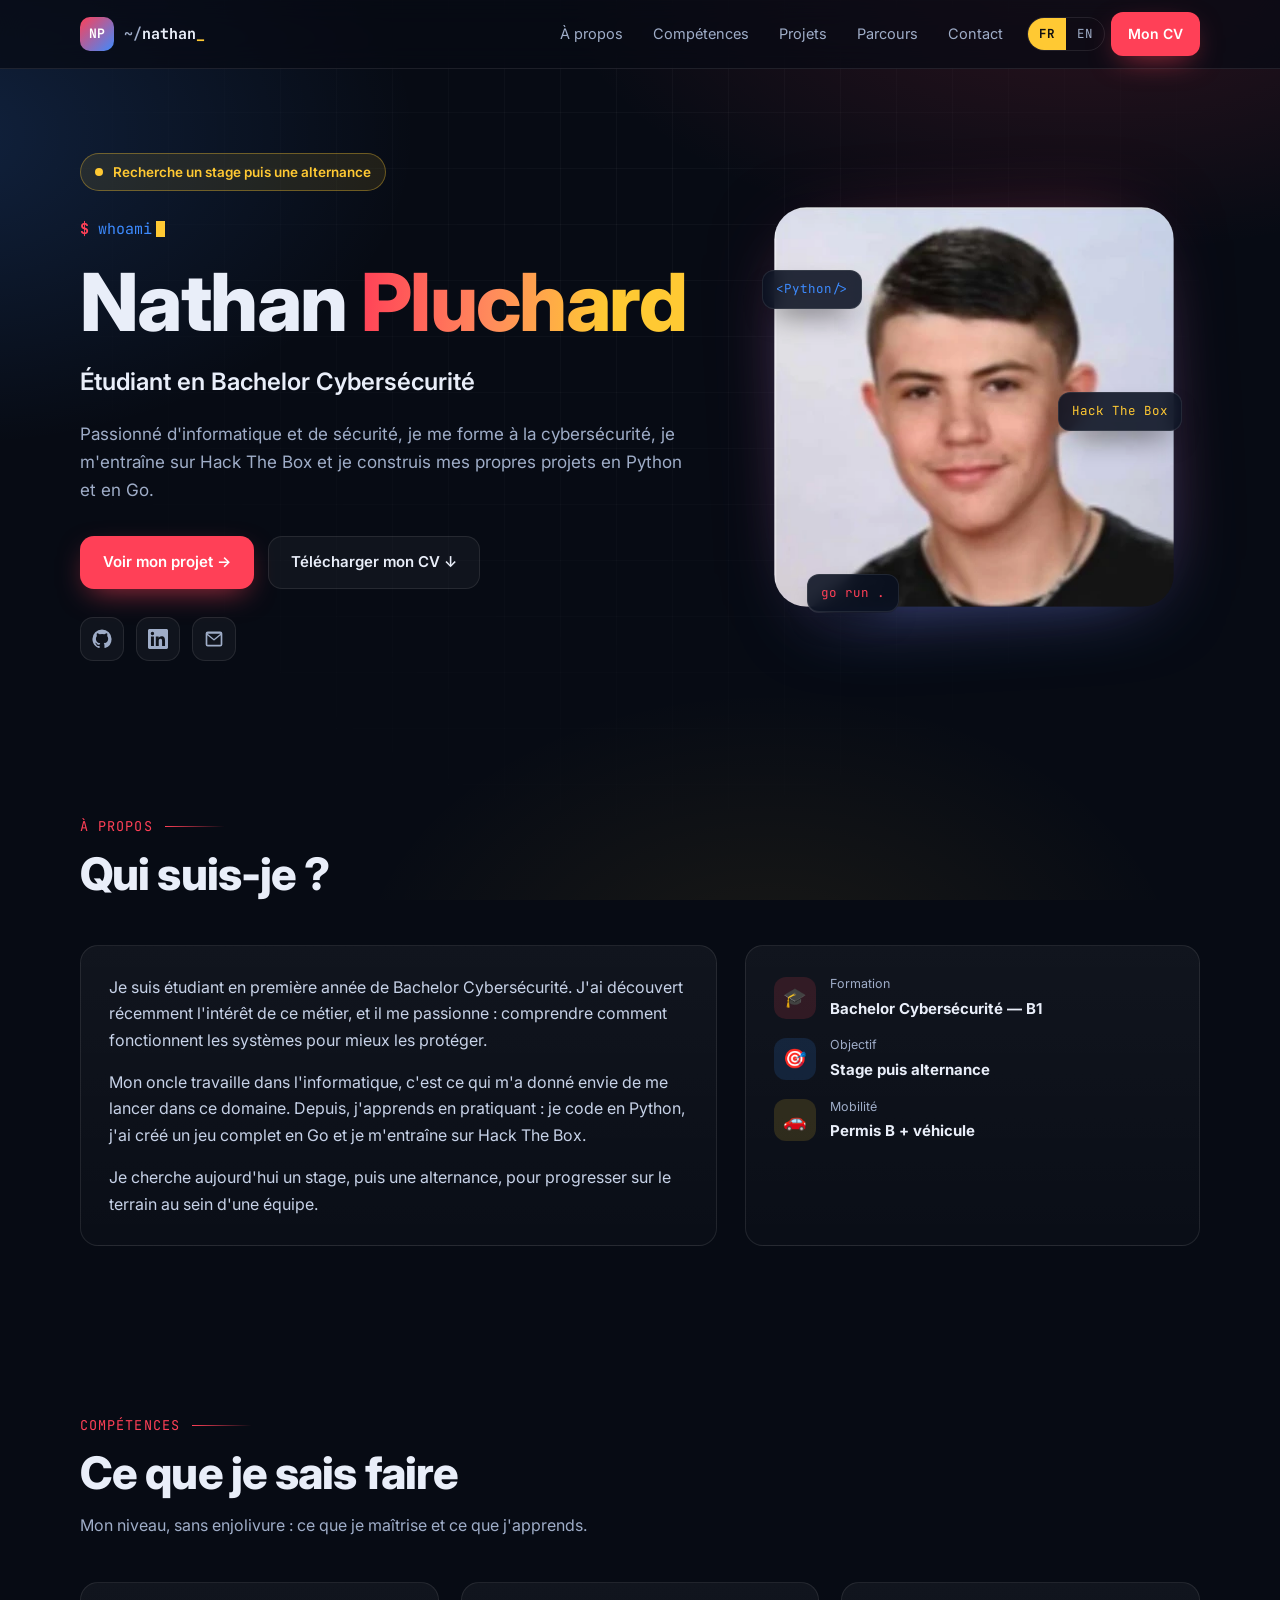
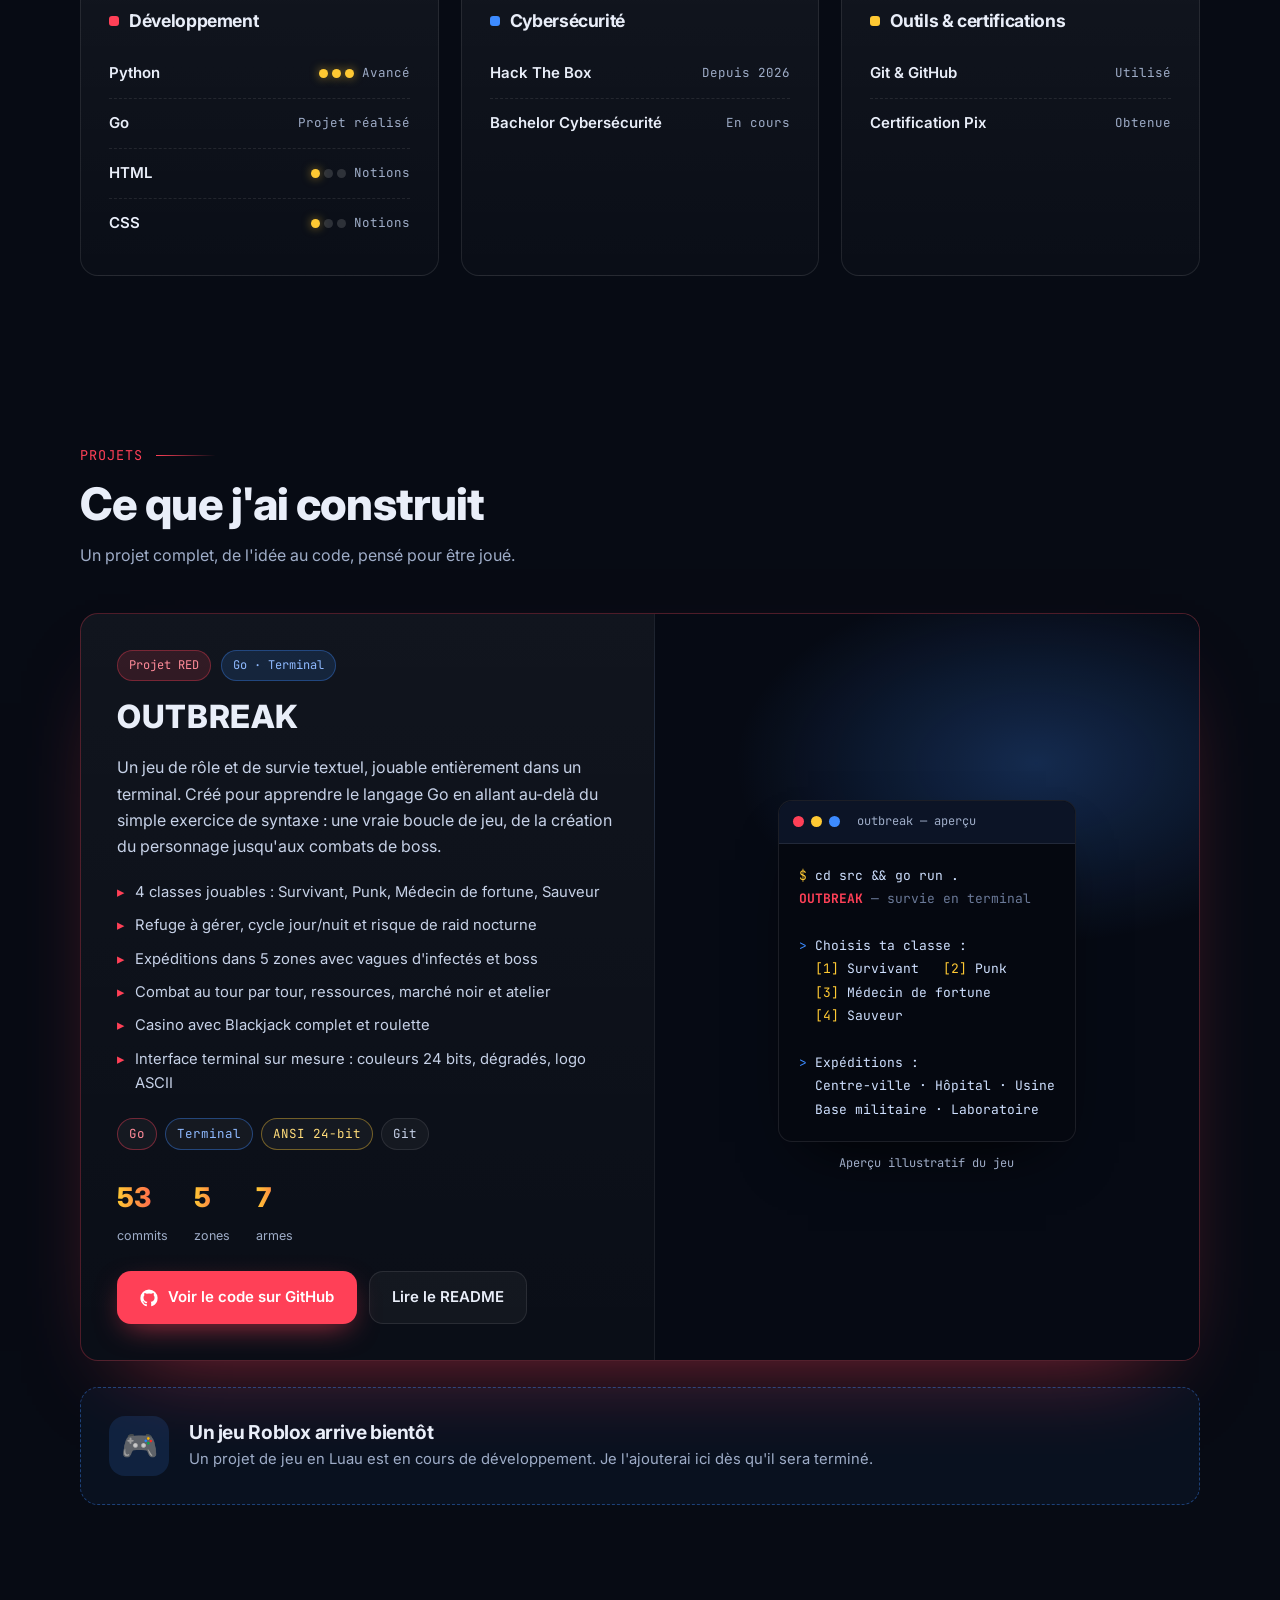
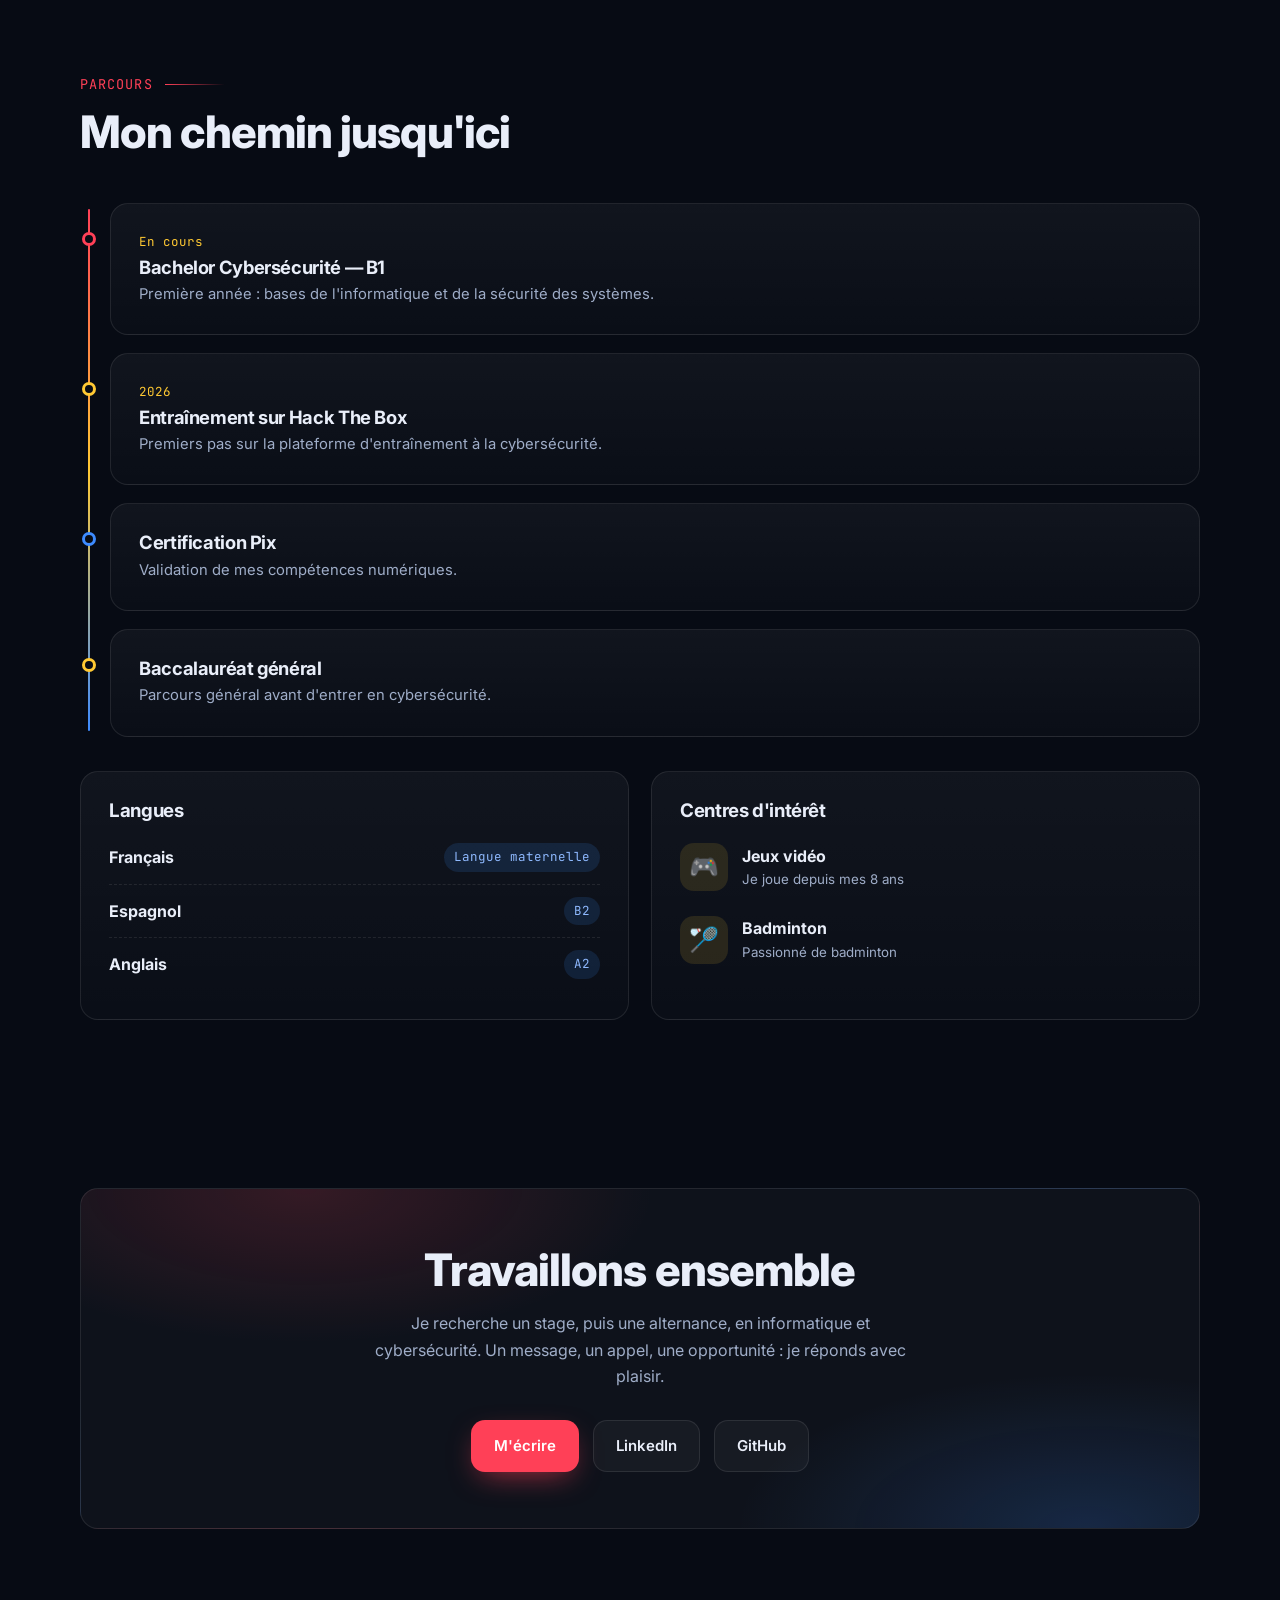
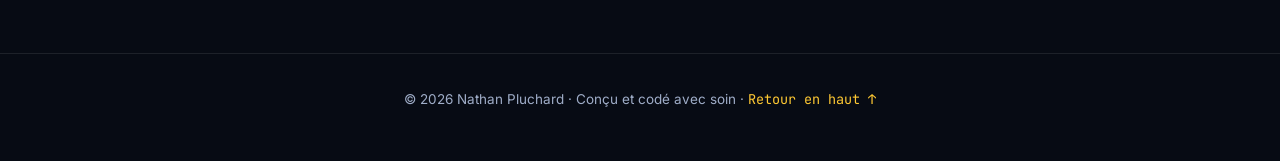
<file: index.html>
<!DOCTYPE html>
<html lang="fr">
<head>
<meta charset="utf-8">
<meta name="viewport" content="width=device-width, initial-scale=1">
<title>Nathan Pluchard — Étudiant en Bachelor Cybersécurité | Portfolio</title>
<meta name="description" content="Portfolio de Nathan Pluchard, étudiant en Bachelor Cybersécurité (B1) à la recherche d'un stage puis d'une alternance. Projet OUTBREAK en Go, Python, Hack The Box.">
<meta name="author" content="Nathan Pluchard">
<meta name="google-site-verification" content="-lcSNirjVRCfc4mZfsffdQo2VwjxkveE6FkspMkZjPg" />
<meta name="robots" content="index, follow, max-image-preview:large">
<meta name="theme-color" content="#070b14">
<link rel="canonical" href="https://nathanpluchard.github.io/">
<link rel="alternate" hreflang="fr" href="https://nathanpluchard.github.io/">
<link rel="alternate" hreflang="en" href="https://nathanpluchard.github.io/en/">
<link rel="alternate" hreflang="x-default" href="https://nathanpluchard.github.io/">
<meta property="og:type" content="profile">
<meta property="og:site_name" content="Nathan Pluchard">
<meta property="og:title" content="Nathan Pluchard — Étudiant en Bachelor Cybersécurité | Portfolio">
<meta property="og:description" content="Portfolio de Nathan Pluchard, étudiant en Bachelor Cybersécurité (B1) à la recherche d'un stage puis d'une alternance. Projet OUTBREAK en Go, Python, Hack The Box.">
<meta property="og:url" content="https://nathanpluchard.github.io/">
<meta property="og:locale" content="fr_FR">
<meta property="og:image" content="https://nathanpluchard.github.io/assets/og-image.png">
<meta property="og:image:width" content="1200">
<meta property="og:image:height" content="630">
<meta property="og:image:alt" content="Nathan Pluchard — Étudiant en Bachelor Cybersécurité">
<meta property="profile:first_name" content="Nathan">
<meta property="profile:last_name" content="Pluchard">
<meta name="twitter:card" content="summary_large_image">
<meta name="twitter:title" content="Nathan Pluchard — Étudiant en Bachelor Cybersécurité | Portfolio">
<meta name="twitter:description" content="Portfolio de Nathan Pluchard, étudiant en Bachelor Cybersécurité (B1) à la recherche d'un stage puis d'une alternance. Projet OUTBREAK en Go, Python, Hack The Box.">
<meta name="twitter:image" content="https://nathanpluchard.github.io/assets/og-image.png">
<link rel="icon" href="favicon.svg" type="image/svg+xml">
<link rel="preconnect" href="https://fonts.googleapis.com">
<link rel="preconnect" href="https://fonts.gstatic.com" crossorigin>
<link href="https://fonts.googleapis.com/css2?family=Inter:wght@400;500;600;700;800&family=JetBrains+Mono:wght@400;500;700&display=swap" rel="stylesheet">
<link rel="stylesheet" href="css/style.css">
<script>document.documentElement.classList.add("js");</script>
<script type="application/ld+json">{
  "@context": "https://schema.org",
  "@graph": [
    {
      "@type": "Person",
      "@id": "https://nathanpluchard.github.io/#nathan-pluchard",
      "name": "Nathan Pluchard",
      "givenName": "Nathan",
      "familyName": "Pluchard",
      "url": "https://nathanpluchard.github.io/",
      "image": "https://nathanpluchard.github.io/assets/photo.jpg",
      "jobTitle": "Étudiant en Bachelor Cybersécurité",
      "description": "Étudiant en Bachelor Cybersécurité à la recherche d'un stage puis d'une alternance.",
      "email": "mailto:Nathan.59300@outlook.fr",
      "sameAs": [
        "https://github.com/NathanPluchard",
        "https://www.linkedin.com/in/nathan-pluchard-517375440/"
      ],
      "knowsAbout": [
        "Cybersecurity",
        "Python",
        "Go",
        "Hack The Box",
        "HTML",
        "CSS"
      ],
      "knowsLanguage": [
        "fr",
        "es",
        "en"
      ]
    },
    {
      "@type": "WebSite",
      "@id": "https://nathanpluchard.github.io/#website",
      "url": "https://nathanpluchard.github.io/",
      "name": "Nathan Pluchard — Portfolio",
      "inLanguage": "fr",
      "author": {
        "@id": "https://nathanpluchard.github.io/#nathan-pluchard"
      }
    },
    {
      "@type": "ProfilePage",
      "url": "https://nathanpluchard.github.io/",
      "name": "Nathan Pluchard — Étudiant en Bachelor Cybersécurité | Portfolio",
      "inLanguage": "fr",
      "mainEntity": {
        "@id": "https://nathanpluchard.github.io/#nathan-pluchard"
      }
    }
  ]
}</script>
</head>
<body>
<a class="skip" href="#main">Aller au contenu</a>

<header class="nav">
  <div class="wrap nav-in">
    <a class="brand" href="#top" aria-label="Nathan Pluchard">
      <span class="logo">NP</span>
      <span><span class="p">~/</span>nathan<span class="c">_</span></span>
    </a>
    <button class="burger" id="burger" aria-label="Ouvrir le menu" aria-expanded="false" aria-controls="menu">☰</button>
    <nav class="nav-links" id="menu" aria-label="Navigation principale">
      <a class="l" href="#a-propos">À propos</a><a class="l" href="#competences">Compétences</a><a class="l" href="#projets">Projets</a><a class="l" href="#parcours">Parcours</a><a class="l" href="#contact">Contact</a>
      <div class="lang"><span>FR</span><a href="en/" hreflang="en" lang="en" aria-label="English version">EN</a></div>
      <a class="btn btn-red btn-sm" href="cv-nathan-pluchard.pdf" download>Mon CV</a>
    </nav>
  </div>
</header>

<main id="main">
<section class="hero" id="top">
  <div class="wrap hero-grid">
    <div>
      <span class="status"><i></i>Recherche un stage puis une alternance</span>
      <p class="kicker"><b>$</b> whoami<span class="caret" aria-hidden="true"></span></p>
      <h1 class="name">Nathan <span class="grad">Pluchard</span></h1>
      <p class="role">Étudiant en Bachelor Cybersécurité</p>
      <p class="lead">Passionné d'informatique et de sécurité, je me forme à la cybersécurité, je m'entraîne sur Hack The Box et je construis mes propres projets en Python et en Go.</p>
      <div class="cta">
        <a class="btn btn-red" href="#projets">Voir mon projet →</a>
        <a class="btn btn-ghost" href="cv-nathan-pluchard.pdf" download>Télécharger mon CV ↓</a>
      </div>
      <div class="socials">
        <a href="https://github.com/NathanPluchard" target="_blank" rel="noopener me" aria-label="GitHub"><svg viewBox="0 0 24 24" aria-hidden="true"><path d="M12 .5A11.5 11.5 0 0 0 .5 12c0 5.08 3.29 9.39 7.86 10.91.58.1.79-.25.79-.56v-2c-3.2.7-3.88-1.54-3.88-1.54-.52-1.33-1.28-1.69-1.28-1.69-1.04-.71.08-.7.08-.7 1.16.08 1.77 1.19 1.77 1.19 1.03 1.76 2.7 1.25 3.36.96.1-.75.4-1.25.73-1.54-2.55-.29-5.24-1.28-5.24-5.69 0-1.26.45-2.28 1.19-3.08-.12-.29-.52-1.46.11-3.05 0 0 .97-.31 3.17 1.18a11 11 0 0 1 5.77 0c2.2-1.49 3.17-1.18 3.17-1.18.63 1.59.23 2.76.11 3.05.74.8 1.19 1.82 1.19 3.08 0 4.42-2.7 5.4-5.27 5.68.41.36.78 1.06.78 2.14v3.17c0 .31.21.67.8.56A11.5 11.5 0 0 0 23.5 12 11.5 11.5 0 0 0 12 .5Z"/></svg></a>
        <a href="https://www.linkedin.com/in/nathan-pluchard-517375440/" target="_blank" rel="noopener me" aria-label="LinkedIn"><svg viewBox="0 0 24 24" aria-hidden="true"><path d="M20.45 20.45h-3.56v-5.57c0-1.33-.03-3.04-1.85-3.04-1.86 0-2.14 1.45-2.14 2.94v5.67H9.34V9h3.41v1.56h.05c.48-.9 1.64-1.85 3.37-1.85 3.6 0 4.27 2.37 4.27 5.45v6.29ZM5.34 7.43a2.06 2.06 0 1 1 0-4.12 2.06 2.06 0 0 1 0 4.12ZM7.12 20.45H3.56V9h3.56v11.45ZM22.22 0H1.77C.79 0 0 .77 0 1.73v20.54C0 23.23.79 24 1.77 24h20.45c.98 0 1.78-.77 1.78-1.73V1.73C24 .77 23.2 0 22.22 0Z"/></svg></a>
        <a href="mailto:Nathan.59300@outlook.fr" aria-label="Email"><svg viewBox="0 0 24 24" aria-hidden="true"><path d="M2 5.5A2.5 2.5 0 0 1 4.5 3h15A2.5 2.5 0 0 1 22 5.5v13a2.5 2.5 0 0 1-2.5 2.5h-15A2.5 2.5 0 0 1 2 18.5v-13Zm2.3.2 7.7 6.2 7.7-6.2a.5.5 0 0 0-.2-.03H4.5a.5.5 0 0 0-.2.03ZM20 7.6l-7.4 6a1 1 0 0 1-1.2 0L4 7.6v10.9c0 .28.22.5.5.5h15a.5.5 0 0 0 .5-.5V7.6Z"/></svg></a>
      </div>
    </div>
    <div class="photo-wrap">
      <div class="photo-ring">
        <picture>
          <source srcset="assets/photo.webp" type="image/webp">
          <img src="assets/photo.jpg" width="400" height="400" alt="Portrait de Nathan Pluchard, étudiant en cybersécurité" fetchpriority="high">
        </picture>
      </div>
      <span class="chip c1">&lt;Python/&gt;</span>
      <span class="chip c2">Hack The Box</span>
      <span class="chip c3">go run .</span>
    </div>
  </div>
</section>

<section id="a-propos">
  <div class="wrap">
    <div class="sec-head rv"><div class="eyebrow">À propos</div><h2>Qui suis-je ?</h2></div>
    <div class="about-grid">
      <div class="card rv"><p>Je suis étudiant en première année de Bachelor Cybersécurité. J'ai découvert récemment l'intérêt de ce métier, et il me passionne : comprendre comment fonctionnent les systèmes pour mieux les protéger.</p><p>Mon oncle travaille dans l'informatique, c'est ce qui m'a donné envie de me lancer dans ce domaine. Depuis, j'apprends en pratiquant : je code en Python, j'ai créé un jeu complet en Go et je m'entraîne sur Hack The Box.</p><p>Je cherche aujourd'hui un stage, puis une alternance, pour progresser sur le terrain au sein d'une équipe.</p></div>
      <div class="card facts rv"><div class="fact"><div class="ic">🎓</div><div><small>Formation</small><strong>Bachelor Cybersécurité — B1</strong></div></div><div class="fact"><div class="ic">🎯</div><div><small>Objectif</small><strong>Stage puis alternance</strong></div></div><div class="fact"><div class="ic">🚗</div><div><small>Mobilité</small><strong>Permis B + véhicule</strong></div></div></div>
    </div>
  </div>
</section>

<section id="competences">
  <div class="wrap">
    <div class="sec-head rv"><div class="eyebrow">Compétences</div><h2>Ce que je sais faire</h2><p class="sec-sub">Mon niveau, sans enjolivure : ce que je maîtrise et ce que j'apprends.</p></div>
    <div class="skills-grid">
      <div class="card rv"><h3><i style="background:var(--red)"></i>Développement</h3><div class="sk"><b>Python</b><span class="lvl"><span class="dots" aria-hidden="true"><i class="on"></i><i class="on"></i><i class="on"></i></span>Avancé</span></div><div class="sk"><b>Go</b><span class="lvl">Projet réalisé</span></div><div class="sk"><b>HTML</b><span class="lvl"><span class="dots" aria-hidden="true"><i class="on"></i><i></i><i></i></span>Notions</span></div><div class="sk"><b>CSS</b><span class="lvl"><span class="dots" aria-hidden="true"><i class="on"></i><i></i><i></i></span>Notions</span></div></div>
      <div class="card rv"><h3><i style="background:var(--blue)"></i>Cybersécurité</h3><div class="sk"><b>Hack The Box</b><span class="lvl">Depuis 2026</span></div><div class="sk"><b>Bachelor Cybersécurité</b><span class="lvl">En cours</span></div></div>
      <div class="card rv"><h3><i style="background:var(--yellow)"></i>Outils & certifications</h3><div class="sk"><b>Git & GitHub</b><span class="lvl">Utilisé</span></div><div class="sk"><b>Certification Pix</b><span class="lvl">Obtenue</span></div></div>
    </div>
  </div>
</section>

<section id="projets">
  <div class="wrap">
    <div class="sec-head rv"><div class="eyebrow">Projets</div><h2>Ce que j'ai construit</h2><p class="sec-sub">Un projet complet, de l'idée au code, pensé pour être joué.</p></div>
    <article class="card project rv">
      <div class="p-info">
        <div class="p-top"><span class="badge">Projet RED</span><span class="badge b">Go · Terminal</span></div>
        <h3>OUTBREAK</h3>
        <p>Un jeu de rôle et de survie textuel, jouable entièrement dans un terminal. Créé pour apprendre le langage Go en allant au-delà du simple exercice de syntaxe : une vraie boucle de jeu, de la création du personnage jusqu'aux combats de boss.</p>
        <ul class="feat"><li>4 classes jouables : Survivant, Punk, Médecin de fortune, Sauveur</li><li>Refuge à gérer, cycle jour/nuit et risque de raid nocturne</li><li>Expéditions dans 5 zones avec vagues d'infectés et boss</li><li>Combat au tour par tour, ressources, marché noir et atelier</li><li>Casino avec Blackjack complet et roulette</li><li>Interface terminal sur mesure : couleurs 24 bits, dégradés, logo ASCII</li></ul>
        <div class="tags"><span class="tag r">Go</span><span class="tag b">Terminal</span><span class="tag y">ANSI 24-bit</span><span class="tag">Git</span></div>
        <div class="p-stats"><div><b>53</b><span>commits</span></div><div><b>5</b><span>zones</span></div><div><b>7</b><span>armes</span></div></div>
        <div class="p-act">
          <a class="btn btn-red" href="https://github.com/NathanPluchard/projet-red_outbreak" target="_blank" rel="noopener"><svg width="18" height="18" fill="currentColor" viewBox="0 0 24 24" aria-hidden="true"><path d="M12 .5A11.5 11.5 0 0 0 .5 12c0 5.08 3.29 9.39 7.86 10.91.58.1.79-.25.79-.56v-2c-3.2.7-3.88-1.54-3.88-1.54-.52-1.33-1.28-1.69-1.28-1.69-1.04-.71.08-.7.08-.7 1.16.08 1.77 1.19 1.77 1.19 1.03 1.76 2.7 1.25 3.36.96.1-.75.4-1.25.73-1.54-2.55-.29-5.24-1.28-5.24-5.69 0-1.26.45-2.28 1.19-3.08-.12-.29-.52-1.46.11-3.05 0 0 .97-.31 3.17 1.18a11 11 0 0 1 5.77 0c2.2-1.49 3.17-1.18 3.17-1.18.63 1.59.23 2.76.11 3.05.74.8 1.19 1.82 1.19 3.08 0 4.42-2.7 5.4-5.27 5.68.41.36.78 1.06.78 2.14v3.17c0 .31.21.67.8.56A11.5 11.5 0 0 0 23.5 12 11.5 11.5 0 0 0 12 .5Z"/></svg> Voir le code sur GitHub</a>
          <a class="btn btn-ghost" href="https://github.com/NathanPluchard/projet-red_outbreak#readme" target="_blank" rel="noopener">Lire le README</a>
        </div>
      </div>
      <div class="p-visual">
        <div>
          <div class="term" aria-hidden="true">
            <div class="term-bar"><i></i><i></i><i></i><span>outbreak — aperçu</span></div>
            <pre><span class="pr">$</span> cd src &amp;&amp; go run .
<span class="rd">OUTBREAK</span> <span class="mu">— survie en terminal</span>

<span class="bl">&gt;</span> Choisis ta classe :
  <span class="pr">[1]</span> Survivant   <span class="pr">[2]</span> Punk
  <span class="pr">[3]</span> Médecin de fortune
  <span class="pr">[4]</span> Sauveur

<span class="bl">&gt;</span> Expéditions :
  Centre-ville · Hôpital · Usine
  Base militaire · Laboratoire</pre>
          </div>
          <p class="cap">Aperçu illustratif du jeu</p>
        </div>
      </div>
    </article>
    <div class="card soon rv">
      <div class="ic">🎮</div>
      <div><h3>Un jeu Roblox arrive bientôt</h3><p>Un projet de jeu en Luau est en cours de développement. Je l'ajouterai ici dès qu'il sera terminé.</p></div>
    </div>
  </div>
</section>

<section id="parcours">
  <div class="wrap">
    <div class="sec-head rv"><div class="eyebrow">Parcours</div><h2>Mon chemin jusqu'ici</h2></div>
    <div class="timeline"><div class="tl card rv"><span class=when>En cours</span><h3>Bachelor Cybersécurité — B1</h3><p>Première année : bases de l'informatique et de la sécurité des systèmes.</p></div><div class="tl card rv"><span class=when>2026</span><h3>Entraînement sur Hack The Box</h3><p>Premiers pas sur la plateforme d'entraînement à la cybersécurité.</p></div><div class="tl card rv"><h3>Certification Pix</h3><p>Validation de mes compétences numériques.</p></div><div class="tl card rv"><h3>Baccalauréat général</h3><p>Parcours général avant d'entrer en cybersécurité.</p></div></div>
    <div class="two" style="margin-top:34px">
      <div class="card rv"><h3 style="margin-bottom:10px">Langues</h3><div class="lang-row"><b>Français</b><span class="lv">Langue maternelle</span></div><div class="lang-row"><b>Espagnol</b><span class="lv">B2</span></div><div class="lang-row"><b>Anglais</b><span class="lv">A2</span></div></div>
      <div class="card rv"><h3 style="margin-bottom:10px">Centres d'intérêt</h3><div class="int"><div class="ic">🎮</div><div><b>Jeux vidéo</b><small>Je joue depuis mes 8 ans</small></div></div><div class="int"><div class="ic">🏸</div><div><b>Badminton</b><small>Passionné de badminton</small></div></div></div>
    </div>
  </div>
</section>

<section id="contact">
  <div class="wrap">
    <div class="card contact rv">
      <h2>Travaillons ensemble</h2>
      <p>Je recherche un stage, puis une alternance, en informatique et cybersécurité. Un message, un appel, une opportunité : je réponds avec plaisir.</p>
      <div class="cta">
        <a class="btn btn-red" href="mailto:Nathan.59300@outlook.fr">M'écrire</a>
        <a class="btn btn-ghost" href="https://www.linkedin.com/in/nathan-pluchard-517375440/" target="_blank" rel="noopener me">LinkedIn</a>
        <a class="btn btn-ghost" href="https://github.com/NathanPluchard" target="_blank" rel="noopener me">GitHub</a>
      </div>
    </div>
  </div>
</section>
</main>

<footer>
  <div class="wrap">
    <p>© 2026 Nathan Pluchard · Conçu et codé avec soin · <a class="mono" href="#top">Retour en haut ↑</a></p>
  </div>
</footer>

<script src="js/main.js" defer></script>
</body>
</html>
</file>
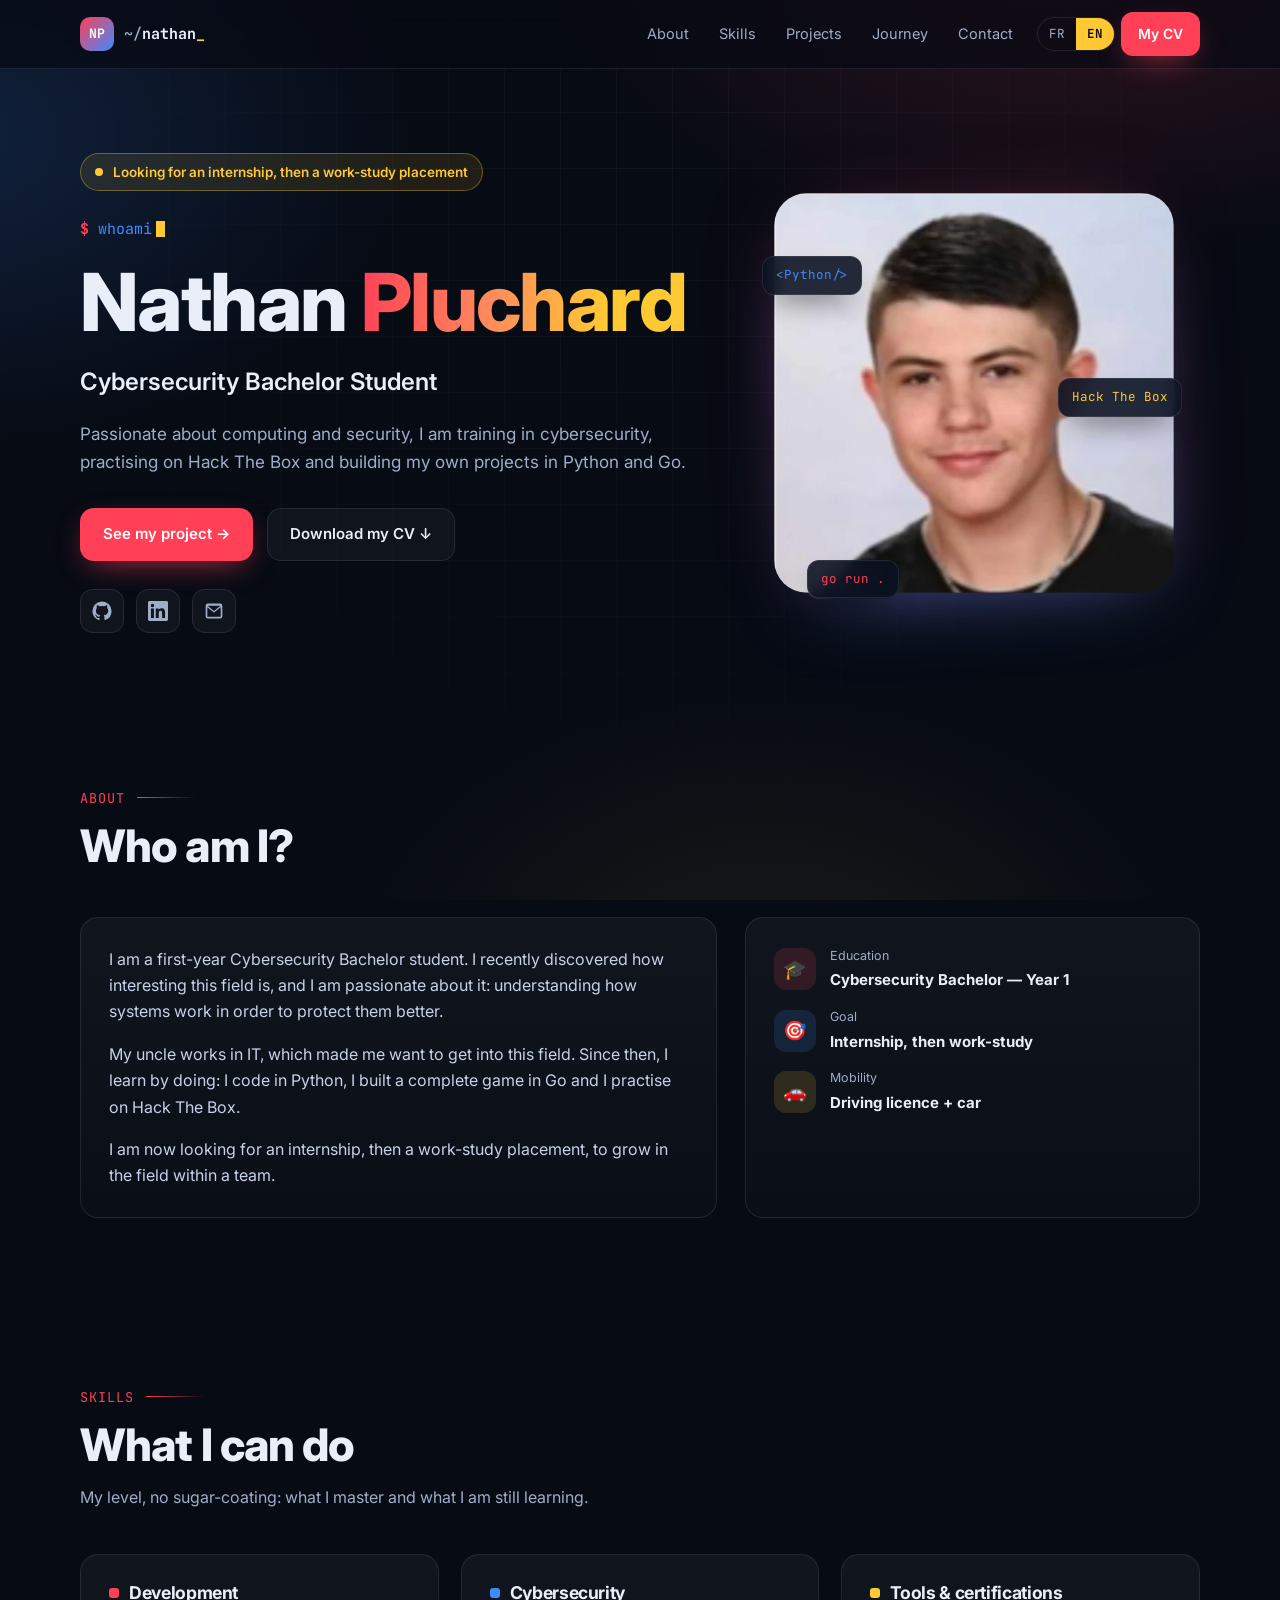
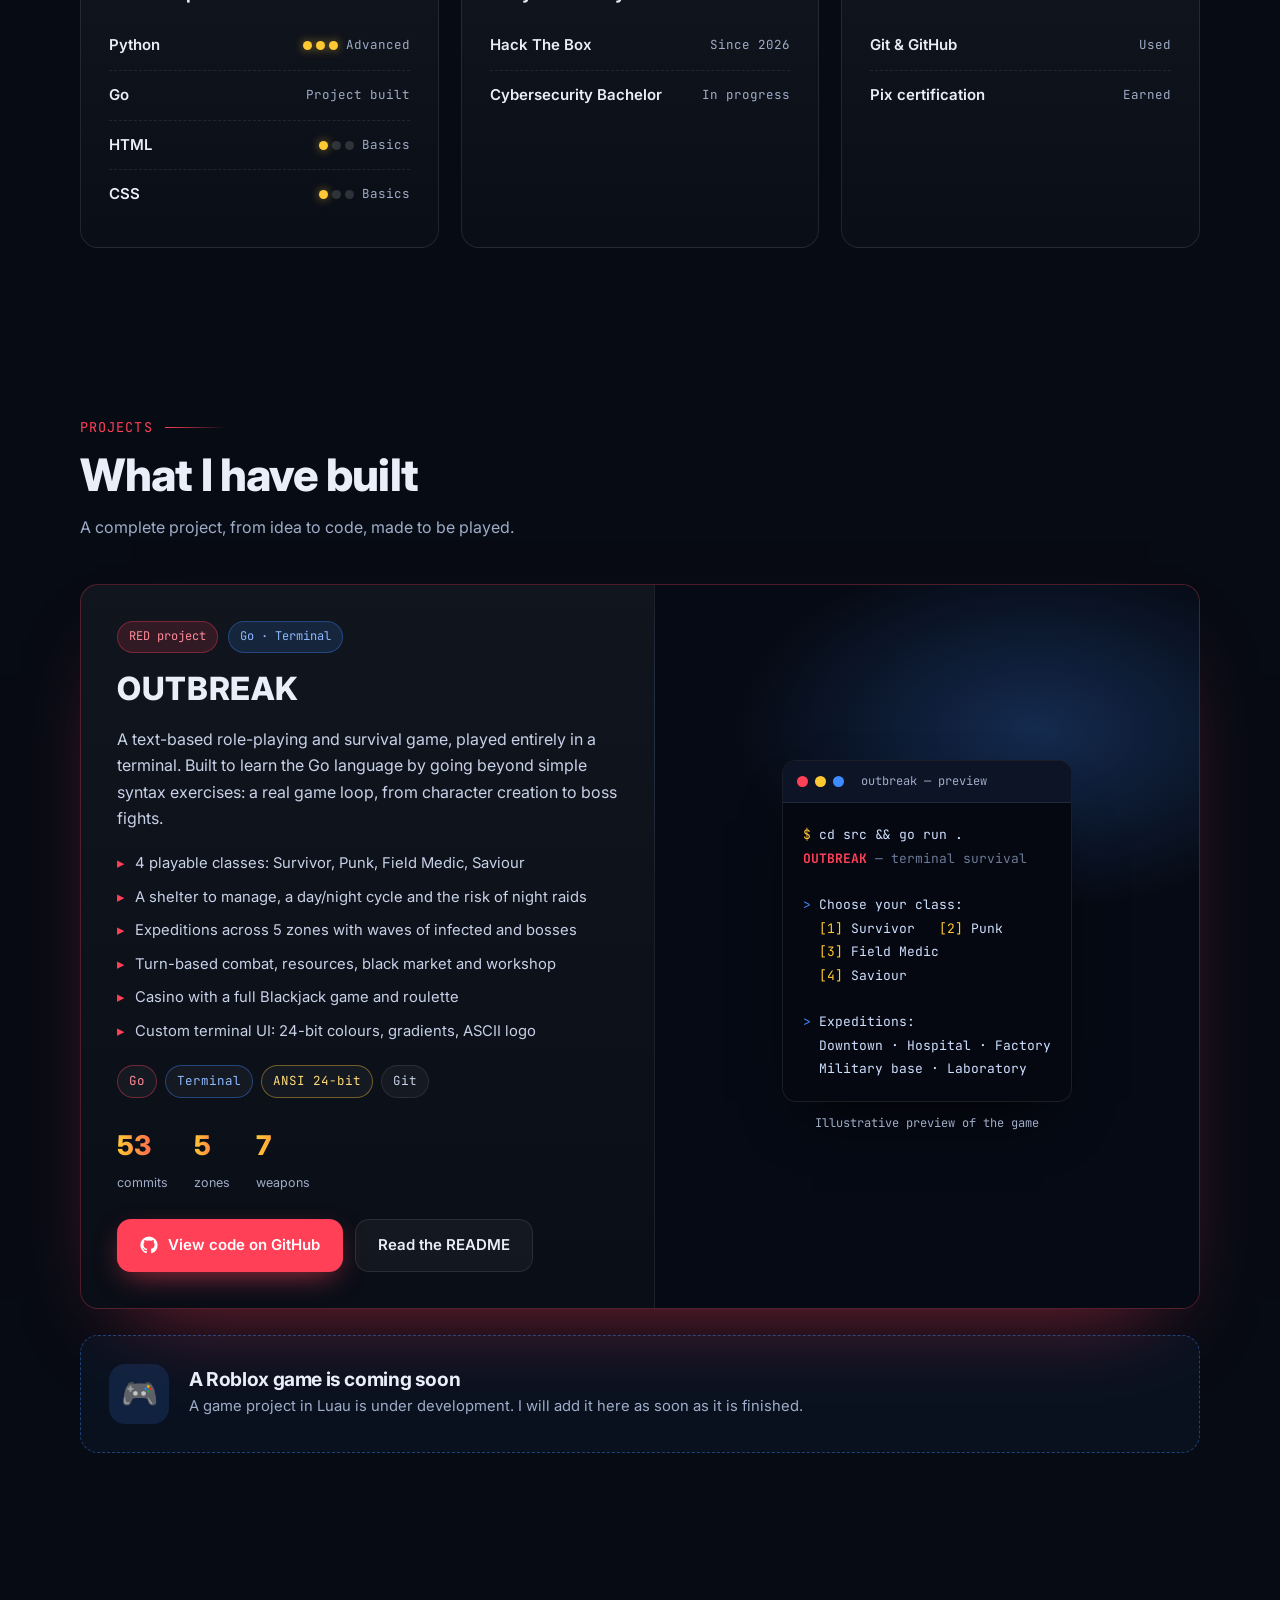
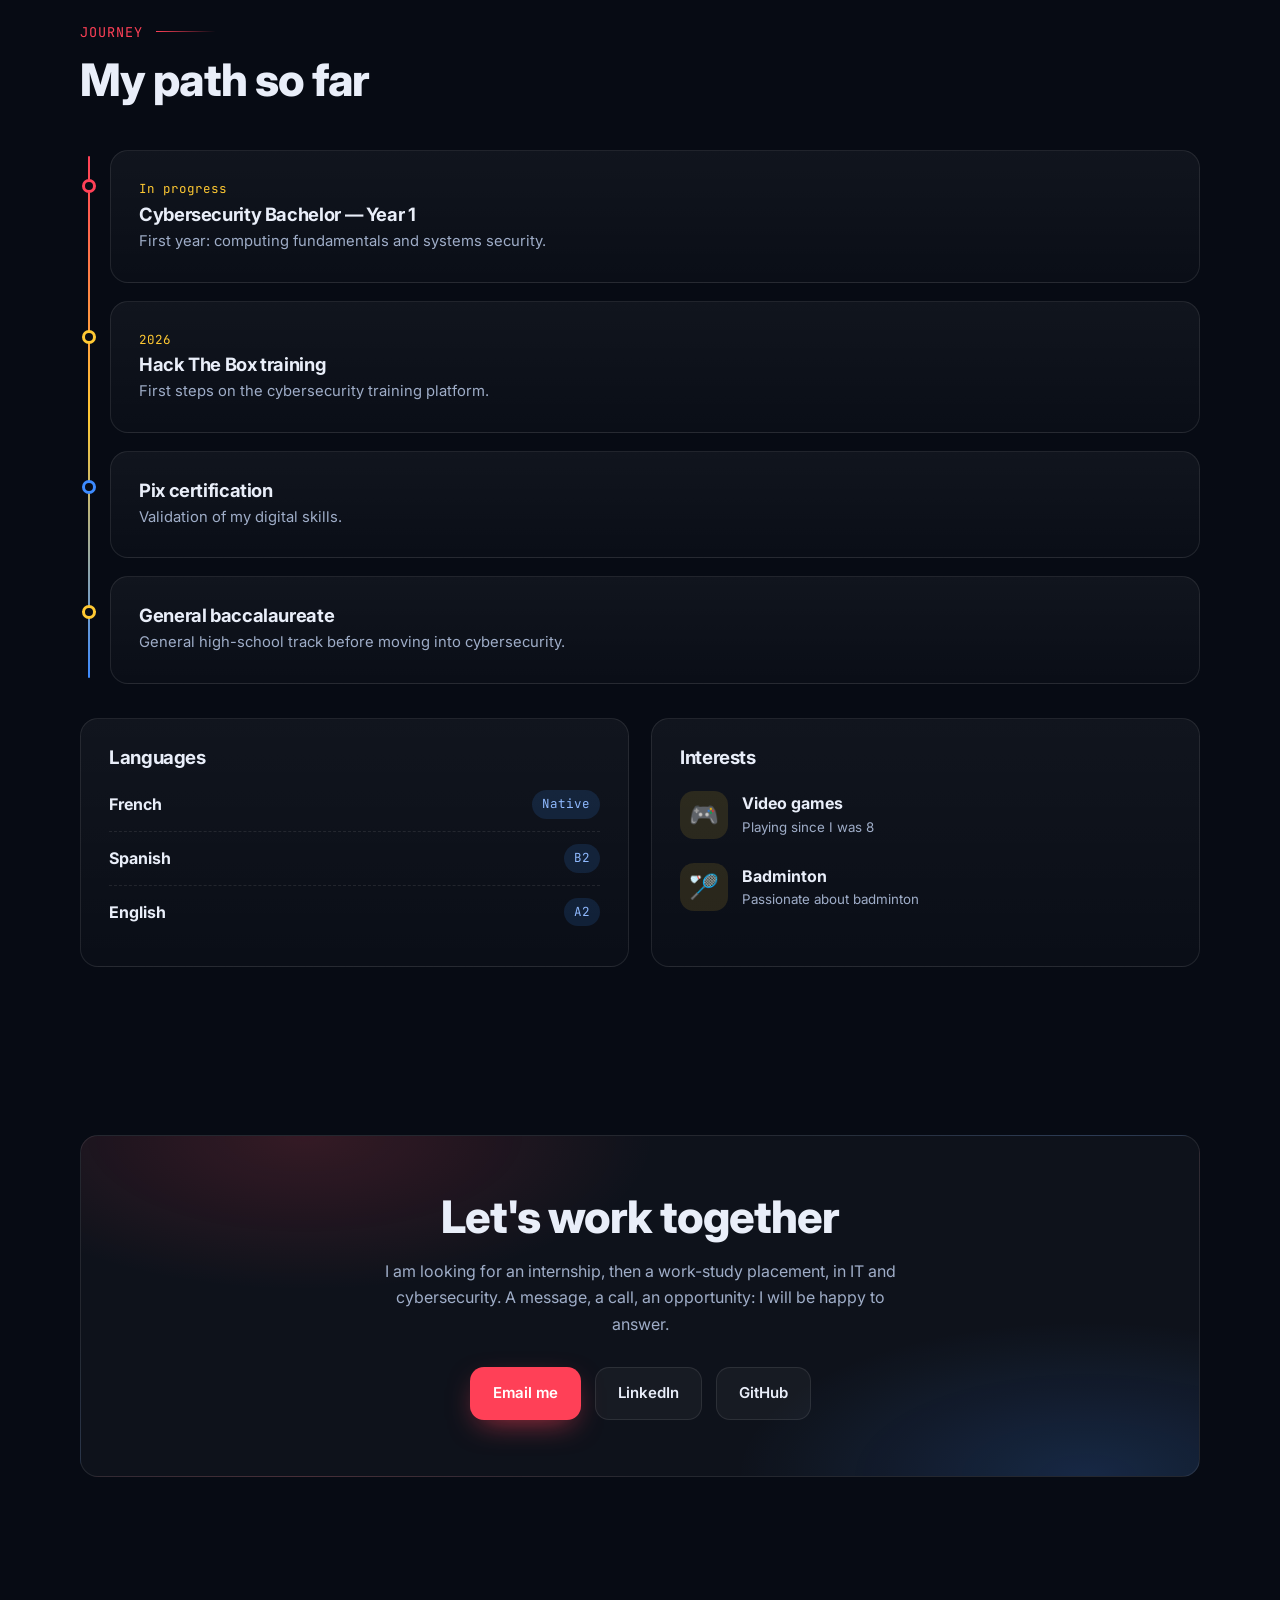
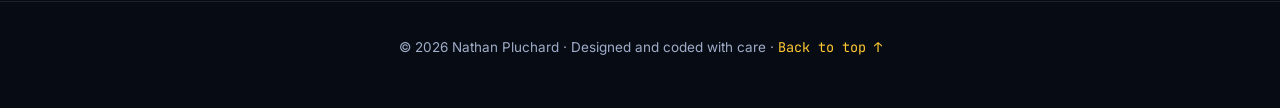
<file: en/index.html>
<!DOCTYPE html>
<html lang="en">
<head>
<meta charset="utf-8">
<meta name="viewport" content="width=device-width, initial-scale=1">
<title>Nathan Pluchard — Cybersecurity Bachelor Student | Portfolio</title>
<meta name="description" content="Portfolio of Nathan Pluchard, first-year Cybersecurity Bachelor student looking for an internship and then a work-study placement. OUTBREAK game in Go, Python, Hack The Box.">
<meta name="author" content="Nathan Pluchard">
<meta name="google-site-verification" content="-lcSNirjVRCfc4mZfsffdQo2VwjxkveE6FkspMkZjPg" />
<meta name="robots" content="index, follow, max-image-preview:large">
<meta name="theme-color" content="#070b14">
<link rel="canonical" href="https://nathanpluchard.github.io/en/">
<link rel="alternate" hreflang="fr" href="https://nathanpluchard.github.io/">
<link rel="alternate" hreflang="en" href="https://nathanpluchard.github.io/en/">
<link rel="alternate" hreflang="x-default" href="https://nathanpluchard.github.io/">
<meta property="og:type" content="profile">
<meta property="og:site_name" content="Nathan Pluchard">
<meta property="og:title" content="Nathan Pluchard — Cybersecurity Bachelor Student | Portfolio">
<meta property="og:description" content="Portfolio of Nathan Pluchard, first-year Cybersecurity Bachelor student looking for an internship and then a work-study placement. OUTBREAK game in Go, Python, Hack The Box.">
<meta property="og:url" content="https://nathanpluchard.github.io/en/">
<meta property="og:locale" content="en_US">
<meta property="og:image" content="https://nathanpluchard.github.io/assets/og-image.png">
<meta property="og:image:width" content="1200">
<meta property="og:image:height" content="630">
<meta property="og:image:alt" content="Nathan Pluchard — Cybersecurity Bachelor Student">
<meta property="profile:first_name" content="Nathan">
<meta property="profile:last_name" content="Pluchard">
<meta name="twitter:card" content="summary_large_image">
<meta name="twitter:title" content="Nathan Pluchard — Cybersecurity Bachelor Student | Portfolio">
<meta name="twitter:description" content="Portfolio of Nathan Pluchard, first-year Cybersecurity Bachelor student looking for an internship and then a work-study placement. OUTBREAK game in Go, Python, Hack The Box.">
<meta name="twitter:image" content="https://nathanpluchard.github.io/assets/og-image.png">
<link rel="icon" href="../favicon.svg" type="image/svg+xml">
<link rel="preconnect" href="https://fonts.googleapis.com">
<link rel="preconnect" href="https://fonts.gstatic.com" crossorigin>
<link href="https://fonts.googleapis.com/css2?family=Inter:wght@400;500;600;700;800&family=JetBrains+Mono:wght@400;500;700&display=swap" rel="stylesheet">
<link rel="stylesheet" href="../css/style.css">
<script>document.documentElement.classList.add("js");</script>
<script type="application/ld+json">{
  "@context": "https://schema.org",
  "@graph": [
    {
      "@type": "Person",
      "@id": "https://nathanpluchard.github.io/#nathan-pluchard",
      "name": "Nathan Pluchard",
      "givenName": "Nathan",
      "familyName": "Pluchard",
      "url": "https://nathanpluchard.github.io/",
      "image": "https://nathanpluchard.github.io/assets/photo.jpg",
      "jobTitle": "Cybersecurity Bachelor Student",
      "description": "Cybersecurity Bachelor student looking for an internship, then a work-study placement.",
      "email": "mailto:Nathan.59300@outlook.fr",
      "sameAs": [
        "https://github.com/NathanPluchard",
        "https://www.linkedin.com/in/nathan-pluchard-517375440/"
      ],
      "knowsAbout": [
        "Cybersecurity",
        "Python",
        "Go",
        "Hack The Box",
        "HTML",
        "CSS"
      ],
      "knowsLanguage": [
        "fr",
        "es",
        "en"
      ]
    },
    {
      "@type": "WebSite",
      "@id": "https://nathanpluchard.github.io/#website",
      "url": "https://nathanpluchard.github.io/",
      "name": "Nathan Pluchard — Portfolio",
      "inLanguage": "en",
      "author": {
        "@id": "https://nathanpluchard.github.io/#nathan-pluchard"
      }
    },
    {
      "@type": "ProfilePage",
      "url": "https://nathanpluchard.github.io/en/",
      "name": "Nathan Pluchard — Cybersecurity Bachelor Student | Portfolio",
      "inLanguage": "en",
      "mainEntity": {
        "@id": "https://nathanpluchard.github.io/#nathan-pluchard"
      }
    }
  ]
}</script>
</head>
<body>
<a class="skip" href="#main">Skip to content</a>

<header class="nav">
  <div class="wrap nav-in">
    <a class="brand" href="#top" aria-label="Nathan Pluchard">
      <span class="logo">NP</span>
      <span><span class="p">~/</span>nathan<span class="c">_</span></span>
    </a>
    <button class="burger" id="burger" aria-label="Open menu" aria-expanded="false" aria-controls="menu">☰</button>
    <nav class="nav-links" id="menu" aria-label="Main navigation">
      <a class="l" href="#a-propos">About</a><a class="l" href="#competences">Skills</a><a class="l" href="#projets">Projects</a><a class="l" href="#parcours">Journey</a><a class="l" href="#contact">Contact</a>
      <div class="lang"><a href="../" hreflang="fr" lang="fr" aria-label="Version française">FR</a><span>EN</span></div>
      <a class="btn btn-red btn-sm" href="../cv-nathan-pluchard-en.pdf" download>My CV</a>
    </nav>
  </div>
</header>

<main id="main">
<section class="hero" id="top">
  <div class="wrap hero-grid">
    <div>
      <span class="status"><i></i>Looking for an internship, then a work-study placement</span>
      <p class="kicker"><b>$</b> whoami<span class="caret" aria-hidden="true"></span></p>
      <h1 class="name">Nathan <span class="grad">Pluchard</span></h1>
      <p class="role">Cybersecurity Bachelor Student</p>
      <p class="lead">Passionate about computing and security, I am training in cybersecurity, practising on Hack The Box and building my own projects in Python and Go.</p>
      <div class="cta">
        <a class="btn btn-red" href="#projets">See my project →</a>
        <a class="btn btn-ghost" href="../cv-nathan-pluchard-en.pdf" download>Download my CV ↓</a>
      </div>
      <div class="socials">
        <a href="https://github.com/NathanPluchard" target="_blank" rel="noopener me" aria-label="GitHub"><svg viewBox="0 0 24 24" aria-hidden="true"><path d="M12 .5A11.5 11.5 0 0 0 .5 12c0 5.08 3.29 9.39 7.86 10.91.58.1.79-.25.79-.56v-2c-3.2.7-3.88-1.54-3.88-1.54-.52-1.33-1.28-1.69-1.28-1.69-1.04-.71.08-.7.08-.7 1.16.08 1.77 1.19 1.77 1.19 1.03 1.76 2.7 1.25 3.36.96.1-.75.4-1.25.73-1.54-2.55-.29-5.24-1.28-5.24-5.69 0-1.26.45-2.28 1.19-3.08-.12-.29-.52-1.46.11-3.05 0 0 .97-.31 3.17 1.18a11 11 0 0 1 5.77 0c2.2-1.49 3.17-1.18 3.17-1.18.63 1.59.23 2.76.11 3.05.74.8 1.19 1.82 1.19 3.08 0 4.42-2.7 5.4-5.27 5.68.41.36.78 1.06.78 2.14v3.17c0 .31.21.67.8.56A11.5 11.5 0 0 0 23.5 12 11.5 11.5 0 0 0 12 .5Z"/></svg></a>
        <a href="https://www.linkedin.com/in/nathan-pluchard-517375440/" target="_blank" rel="noopener me" aria-label="LinkedIn"><svg viewBox="0 0 24 24" aria-hidden="true"><path d="M20.45 20.45h-3.56v-5.57c0-1.33-.03-3.04-1.85-3.04-1.86 0-2.14 1.45-2.14 2.94v5.67H9.34V9h3.41v1.56h.05c.48-.9 1.64-1.85 3.37-1.85 3.6 0 4.27 2.37 4.27 5.45v6.29ZM5.34 7.43a2.06 2.06 0 1 1 0-4.12 2.06 2.06 0 0 1 0 4.12ZM7.12 20.45H3.56V9h3.56v11.45ZM22.22 0H1.77C.79 0 0 .77 0 1.73v20.54C0 23.23.79 24 1.77 24h20.45c.98 0 1.78-.77 1.78-1.73V1.73C24 .77 23.2 0 22.22 0Z"/></svg></a>
        <a href="mailto:Nathan.59300@outlook.fr" aria-label="Email"><svg viewBox="0 0 24 24" aria-hidden="true"><path d="M2 5.5A2.5 2.5 0 0 1 4.5 3h15A2.5 2.5 0 0 1 22 5.5v13a2.5 2.5 0 0 1-2.5 2.5h-15A2.5 2.5 0 0 1 2 18.5v-13Zm2.3.2 7.7 6.2 7.7-6.2a.5.5 0 0 0-.2-.03H4.5a.5.5 0 0 0-.2.03ZM20 7.6l-7.4 6a1 1 0 0 1-1.2 0L4 7.6v10.9c0 .28.22.5.5.5h15a.5.5 0 0 0 .5-.5V7.6Z"/></svg></a>
      </div>
    </div>
    <div class="photo-wrap">
      <div class="photo-ring">
        <picture>
          <source srcset="../assets/photo.webp" type="image/webp">
          <img src="../assets/photo.jpg" width="400" height="400" alt="Portrait of Nathan Pluchard, cybersecurity student" fetchpriority="high">
        </picture>
      </div>
      <span class="chip c1">&lt;Python/&gt;</span>
      <span class="chip c2">Hack The Box</span>
      <span class="chip c3">go run .</span>
    </div>
  </div>
</section>

<section id="a-propos">
  <div class="wrap">
    <div class="sec-head rv"><div class="eyebrow">About</div><h2>Who am I?</h2></div>
    <div class="about-grid">
      <div class="card rv"><p>I am a first-year Cybersecurity Bachelor student. I recently discovered how interesting this field is, and I am passionate about it: understanding how systems work in order to protect them better.</p><p>My uncle works in IT, which made me want to get into this field. Since then, I learn by doing: I code in Python, I built a complete game in Go and I practise on Hack The Box.</p><p>I am now looking for an internship, then a work-study placement, to grow in the field within a team.</p></div>
      <div class="card facts rv"><div class="fact"><div class="ic">🎓</div><div><small>Education</small><strong>Cybersecurity Bachelor — Year 1</strong></div></div><div class="fact"><div class="ic">🎯</div><div><small>Goal</small><strong>Internship, then work-study</strong></div></div><div class="fact"><div class="ic">🚗</div><div><small>Mobility</small><strong>Driving licence + car</strong></div></div></div>
    </div>
  </div>
</section>

<section id="competences">
  <div class="wrap">
    <div class="sec-head rv"><div class="eyebrow">Skills</div><h2>What I can do</h2><p class="sec-sub">My level, no sugar-coating: what I master and what I am still learning.</p></div>
    <div class="skills-grid">
      <div class="card rv"><h3><i style="background:var(--red)"></i>Development</h3><div class="sk"><b>Python</b><span class="lvl"><span class="dots" aria-hidden="true"><i class="on"></i><i class="on"></i><i class="on"></i></span>Advanced</span></div><div class="sk"><b>Go</b><span class="lvl">Project built</span></div><div class="sk"><b>HTML</b><span class="lvl"><span class="dots" aria-hidden="true"><i class="on"></i><i></i><i></i></span>Basics</span></div><div class="sk"><b>CSS</b><span class="lvl"><span class="dots" aria-hidden="true"><i class="on"></i><i></i><i></i></span>Basics</span></div></div>
      <div class="card rv"><h3><i style="background:var(--blue)"></i>Cybersecurity</h3><div class="sk"><b>Hack The Box</b><span class="lvl">Since 2026</span></div><div class="sk"><b>Cybersecurity Bachelor</b><span class="lvl">In progress</span></div></div>
      <div class="card rv"><h3><i style="background:var(--yellow)"></i>Tools & certifications</h3><div class="sk"><b>Git & GitHub</b><span class="lvl">Used</span></div><div class="sk"><b>Pix certification</b><span class="lvl">Earned</span></div></div>
    </div>
  </div>
</section>

<section id="projets">
  <div class="wrap">
    <div class="sec-head rv"><div class="eyebrow">Projects</div><h2>What I have built</h2><p class="sec-sub">A complete project, from idea to code, made to be played.</p></div>
    <article class="card project rv">
      <div class="p-info">
        <div class="p-top"><span class="badge">RED project</span><span class="badge b">Go · Terminal</span></div>
        <h3>OUTBREAK</h3>
        <p>A text-based role-playing and survival game, played entirely in a terminal. Built to learn the Go language by going beyond simple syntax exercises: a real game loop, from character creation to boss fights.</p>
        <ul class="feat"><li>4 playable classes: Survivor, Punk, Field Medic, Saviour</li><li>A shelter to manage, a day/night cycle and the risk of night raids</li><li>Expeditions across 5 zones with waves of infected and bosses</li><li>Turn-based combat, resources, black market and workshop</li><li>Casino with a full Blackjack game and roulette</li><li>Custom terminal UI: 24-bit colours, gradients, ASCII logo</li></ul>
        <div class="tags"><span class="tag r">Go</span><span class="tag b">Terminal</span><span class="tag y">ANSI 24-bit</span><span class="tag">Git</span></div>
        <div class="p-stats"><div><b>53</b><span>commits</span></div><div><b>5</b><span>zones</span></div><div><b>7</b><span>weapons</span></div></div>
        <div class="p-act">
          <a class="btn btn-red" href="https://github.com/NathanPluchard/projet-red_outbreak" target="_blank" rel="noopener"><svg width="18" height="18" fill="currentColor" viewBox="0 0 24 24" aria-hidden="true"><path d="M12 .5A11.5 11.5 0 0 0 .5 12c0 5.08 3.29 9.39 7.86 10.91.58.1.79-.25.79-.56v-2c-3.2.7-3.88-1.54-3.88-1.54-.52-1.33-1.28-1.69-1.28-1.69-1.04-.71.08-.7.08-.7 1.16.08 1.77 1.19 1.77 1.19 1.03 1.76 2.7 1.25 3.36.96.1-.75.4-1.25.73-1.54-2.55-.29-5.24-1.28-5.24-5.69 0-1.26.45-2.28 1.19-3.08-.12-.29-.52-1.46.11-3.05 0 0 .97-.31 3.17 1.18a11 11 0 0 1 5.77 0c2.2-1.49 3.17-1.18 3.17-1.18.63 1.59.23 2.76.11 3.05.74.8 1.19 1.82 1.19 3.08 0 4.42-2.7 5.4-5.27 5.68.41.36.78 1.06.78 2.14v3.17c0 .31.21.67.8.56A11.5 11.5 0 0 0 23.5 12 11.5 11.5 0 0 0 12 .5Z"/></svg> View code on GitHub</a>
          <a class="btn btn-ghost" href="https://github.com/NathanPluchard/projet-red_outbreak#readme" target="_blank" rel="noopener">Read the README</a>
        </div>
      </div>
      <div class="p-visual">
        <div>
          <div class="term" aria-hidden="true">
            <div class="term-bar"><i></i><i></i><i></i><span>outbreak — preview</span></div>
            <pre><span class="pr">$</span> cd src &amp;&amp; go run .
<span class="rd">OUTBREAK</span> <span class="mu">— terminal survival</span>

<span class="bl">&gt;</span> Choose your class:
  <span class="pr">[1]</span> Survivor   <span class="pr">[2]</span> Punk
  <span class="pr">[3]</span> Field Medic
  <span class="pr">[4]</span> Saviour

<span class="bl">&gt;</span> Expeditions:
  Downtown · Hospital · Factory
  Military base · Laboratory</pre>
          </div>
          <p class="cap">Illustrative preview of the game</p>
        </div>
      </div>
    </article>
    <div class="card soon rv">
      <div class="ic">🎮</div>
      <div><h3>A Roblox game is coming soon</h3><p>A game project in Luau is under development. I will add it here as soon as it is finished.</p></div>
    </div>
  </div>
</section>

<section id="parcours">
  <div class="wrap">
    <div class="sec-head rv"><div class="eyebrow">Journey</div><h2>My path so far</h2></div>
    <div class="timeline"><div class="tl card rv"><span class=when>In progress</span><h3>Cybersecurity Bachelor — Year 1</h3><p>First year: computing fundamentals and systems security.</p></div><div class="tl card rv"><span class=when>2026</span><h3>Hack The Box training</h3><p>First steps on the cybersecurity training platform.</p></div><div class="tl card rv"><h3>Pix certification</h3><p>Validation of my digital skills.</p></div><div class="tl card rv"><h3>General baccalaureate</h3><p>General high-school track before moving into cybersecurity.</p></div></div>
    <div class="two" style="margin-top:34px">
      <div class="card rv"><h3 style="margin-bottom:10px">Languages</h3><div class="lang-row"><b>French</b><span class="lv">Native</span></div><div class="lang-row"><b>Spanish</b><span class="lv">B2</span></div><div class="lang-row"><b>English</b><span class="lv">A2</span></div></div>
      <div class="card rv"><h3 style="margin-bottom:10px">Interests</h3><div class="int"><div class="ic">🎮</div><div><b>Video games</b><small>Playing since I was 8</small></div></div><div class="int"><div class="ic">🏸</div><div><b>Badminton</b><small>Passionate about badminton</small></div></div></div>
    </div>
  </div>
</section>

<section id="contact">
  <div class="wrap">
    <div class="card contact rv">
      <h2>Let's work together</h2>
      <p>I am looking for an internship, then a work-study placement, in IT and cybersecurity. A message, a call, an opportunity: I will be happy to answer.</p>
      <div class="cta">
        <a class="btn btn-red" href="mailto:Nathan.59300@outlook.fr">Email me</a>
        <a class="btn btn-ghost" href="https://www.linkedin.com/in/nathan-pluchard-517375440/" target="_blank" rel="noopener me">LinkedIn</a>
        <a class="btn btn-ghost" href="https://github.com/NathanPluchard" target="_blank" rel="noopener me">GitHub</a>
      </div>
    </div>
  </div>
</section>
</main>

<footer>
  <div class="wrap">
    <p>© 2026 Nathan Pluchard · Designed and coded with care · <a class="mono" href="#top">Back to top ↑</a></p>
  </div>
</footer>

<script src="../js/main.js" defer></script>
</body>
</html>
</file>
<file: css/style.css>
/* ============================================================
   Portfolio — Nathan Pluchard
   Palette : rouge #ff4057 · bleu #3d8bff · jaune #ffc933
   ============================================================ */

:root {
  --bg: #070b14;
  --bg-2: #0b1222;
  --card: #0f1a30;
  --card-2: #13213d;
  --line: rgba(255, 255, 255, 0.09);
  --text: #e9eef9;
  --muted: #9fadc8;
  --red: #ff4057;
  --blue: #3d8bff;
  --yellow: #ffc933;
  --radius: 18px;
  --max: 1120px;
  --font: "Inter", system-ui, -apple-system, "Segoe UI", Roboto, sans-serif;
  --mono: "JetBrains Mono", ui-monospace, "SFMono-Regular", Menlo, Consolas, monospace;
}

*,
*::before,
*::after { box-sizing: border-box; }

html { scroll-behavior: smooth; scroll-padding-top: 84px; }

body {
  margin: 0;
  font-family: var(--font);
  background: var(--bg);
  color: var(--text);
  line-height: 1.65;
  -webkit-font-smoothing: antialiased;
  overflow-x: hidden;
}

/* fond : grille + halos */
body::before {
  content: "";
  position: fixed;
  inset: 0;
  z-index: -2;
  background:
    radial-gradient(900px 500px at 85% -5%, rgba(255, 64, 87, 0.16), transparent 60%),
    radial-gradient(800px 520px at -5% 15%, rgba(61, 139, 255, 0.18), transparent 60%),
    radial-gradient(700px 500px at 60% 110%, rgba(255, 201, 51, 0.08), transparent 60%),
    var(--bg);
}
body::after {
  content: "";
  position: fixed;
  inset: 0;
  z-index: -1;
  background-image:
    linear-gradient(rgba(255, 255, 255, 0.035) 1px, transparent 1px),
    linear-gradient(90deg, rgba(255, 255, 255, 0.035) 1px, transparent 1px);
  background-size: 56px 56px;
  mask-image: radial-gradient(ellipse at 50% 20%, #000 0%, transparent 75%);
  -webkit-mask-image: radial-gradient(ellipse at 50% 20%, #000 0%, transparent 75%);
}

img { max-width: 100%; display: block; }
a { color: inherit; text-decoration: none; }
h1, h2, h3 { line-height: 1.15; margin: 0; letter-spacing: -0.02em; }
p { margin: 0; }
ul { margin: 0; padding: 0; list-style: none; }

:focus-visible { outline: 2px solid var(--yellow); outline-offset: 3px; border-radius: 6px; }

.skip {
  position: absolute; left: 12px; top: -60px; z-index: 100;
  background: var(--yellow); color: #111; padding: 10px 16px; border-radius: 10px; font-weight: 700;
}
.skip:focus { top: 12px; }

.wrap { width: min(var(--max), 100% - 40px); margin-inline: auto; }

/* ---------- NAV ---------- */
.nav {
  position: sticky; top: 0; z-index: 50;
  backdrop-filter: blur(14px); -webkit-backdrop-filter: blur(14px);
  background: rgba(7, 11, 20, 0.72);
  border-bottom: 1px solid var(--line);
}
.nav-in { display: flex; align-items: center; justify-content: space-between; height: 68px; gap: 16px; }
.brand { font-family: var(--mono); font-weight: 700; font-size: 15px; display: flex; align-items: center; gap: 10px; }
.brand .logo {
  width: 34px; height: 34px; border-radius: 10px; display: grid; place-items: center;
  background: linear-gradient(135deg, var(--red), var(--blue)); color: #fff; font-size: 13px;
}
.brand span.p { color: var(--muted); font-weight: 500; }
.brand span.c { color: var(--yellow); }

.nav-links { display: flex; align-items: center; gap: 6px; }
.nav-links a.l {
  padding: 8px 12px; border-radius: 10px; font-size: 14.5px; color: var(--muted); transition: .2s;
}
.nav-links a.l:hover, .nav-links a.l.on { color: var(--text); background: rgba(255, 255, 255, 0.06); }
.lang {
  font-family: var(--mono); font-size: 12.5px; display: inline-flex; border: 1px solid var(--line);
  border-radius: 999px; overflow: hidden; margin-left: 6px;
}
.lang a, .lang span { padding: 6px 11px; color: var(--muted); }
.lang span { background: var(--yellow); color: #111; font-weight: 700; }
.lang a:hover { color: var(--text); }

.burger {
  display: none; background: none; border: 1px solid var(--line); color: var(--text);
  width: 42px; height: 42px; border-radius: 12px; cursor: pointer; font-size: 18px;
}

/* ---------- BOUTONS ---------- */
.btn {
  display: inline-flex; align-items: center; gap: 10px; padding: 13px 22px; border-radius: 14px;
  font-weight: 600; font-size: 15px; border: 1px solid transparent; cursor: pointer; transition: .22s;
}
.btn-red { background: var(--red); color: #fff; box-shadow: 0 10px 30px -10px rgba(255, 64, 87, 0.7); }
.btn-red:hover { transform: translateY(-2px); box-shadow: 0 16px 36px -10px rgba(255, 64, 87, 0.9); }
.btn-ghost { border-color: var(--line); background: rgba(255, 255, 255, 0.04); }
.btn-ghost:hover { border-color: var(--blue); background: rgba(61, 139, 255, 0.12); transform: translateY(-2px); }
.btn-sm { padding: 9px 16px; font-size: 14px; border-radius: 12px; }

/* ---------- HERO ---------- */
.hero { padding: 84px 0 70px; }
.hero-grid { display: grid; grid-template-columns: 1.15fr 0.85fr; gap: 56px; align-items: center; }

.status {
  display: inline-flex; align-items: center; gap: 10px; padding: 7px 14px; border-radius: 999px;
  background: rgba(255, 201, 51, 0.1); border: 1px solid rgba(255, 201, 51, 0.35);
  color: var(--yellow); font-size: 13.5px; font-weight: 600;
}
.status i { width: 8px; height: 8px; border-radius: 50%; background: var(--yellow); box-shadow: 0 0 0 0 rgba(255, 201, 51, .7); animation: ping 2s infinite; }
@keyframes ping { 70% { box-shadow: 0 0 0 10px rgba(255, 201, 51, 0); } 100% { box-shadow: 0 0 0 0 rgba(255, 201, 51, 0); } }

.kicker { font-family: var(--mono); color: var(--blue); font-size: 15px; margin: 26px 0 14px; }
.kicker b { color: var(--red); font-weight: 700; }
.caret { display: inline-block; width: 9px; height: 1.05em; background: var(--yellow); vertical-align: -0.18em; margin-left: 4px; animation: blink 1.1s steps(1) infinite; }
@keyframes blink { 50% { opacity: 0; } }

h1.name { font-size: clamp(2.8rem, 7vw, 5rem); font-weight: 800; }
h1.name .grad {
  background: linear-gradient(95deg, var(--red) 0%, #ff8a5c 40%, var(--yellow) 75%);
  -webkit-background-clip: text; background-clip: text; color: transparent;
}
.role { font-size: clamp(1.15rem, 2.4vw, 1.5rem); color: var(--text); margin: 14px 0 18px; font-weight: 600; }
.lead { color: var(--muted); max-width: 56ch; font-size: 1.07rem; }
.cta { display: flex; flex-wrap: wrap; gap: 14px; margin-top: 32px; }

.socials { display: flex; gap: 12px; margin-top: 28px; }
.socials a {
  width: 44px; height: 44px; border-radius: 13px; display: grid; place-items: center;
  border: 1px solid var(--line); background: rgba(255, 255, 255, 0.04); transition: .2s; color: var(--muted);
}
.socials a:hover { color: #fff; border-color: var(--blue); transform: translateY(-3px); background: rgba(61, 139, 255, .14); }
.socials svg { width: 20px; height: 20px; fill: currentColor; }

/* photo */
.photo-wrap { position: relative; justify-self: center; width: min(380px, 100%); }
.photo-ring {
  position: relative; aspect-ratio: 1; border-radius: 34px; padding: 5px;
  background: conic-gradient(from 210deg, var(--red), var(--yellow), var(--blue), var(--red));
  box-shadow: 0 30px 80px -30px rgba(61, 139, 255, .55), 0 0 90px -30px rgba(255, 64, 87, .5);
  transform: rotate(-3deg); transition: transform .4s;
}
.photo-ring:hover { transform: rotate(0deg) scale(1.015); }
.photo-ring img { width: 100%; height: 100%; object-fit: cover; border-radius: 30px; transform: rotate(3deg) scale(1.08); transition: transform .4s; }
.photo-ring:hover img { transform: rotate(0) scale(1.02); }
.chip {
  position: absolute; font-family: var(--mono); font-size: 12.5px; padding: 8px 13px; border-radius: 12px;
  background: rgba(10, 16, 32, 0.88); border: 1px solid var(--line); backdrop-filter: blur(8px);
  box-shadow: 0 14px 30px -14px #000; white-space: nowrap; animation: float 6s ease-in-out infinite;
}
.chip em { font-style: normal; }
.chip.c1 { left: -22px; top: 14%; color: var(--blue); }
.chip.c2 { right: -18px; top: 46%; color: var(--yellow); animation-delay: -2s; }
.chip.c3 { left: 6%; bottom: -16px; color: var(--red); animation-delay: -4s; }
@keyframes float { 50% { transform: translateY(-9px); } }

/* ---------- SECTIONS ---------- */
section { padding: 84px 0; }
.sec-head { margin-bottom: 44px; max-width: 640px; }
.eyebrow { font-family: var(--mono); font-size: 13.5px; color: var(--red); letter-spacing: .08em; text-transform: uppercase; margin-bottom: 12px; display: flex; align-items: center; gap: 12px; }
.eyebrow::after { content: ""; height: 1px; width: 60px; background: linear-gradient(90deg, var(--red), transparent); }
h2 { font-size: clamp(1.9rem, 4vw, 2.8rem); font-weight: 800; }
.sec-sub { color: var(--muted); margin-top: 12px; }

.card {
  background: linear-gradient(180deg, rgba(255, 255, 255, 0.045), rgba(255, 255, 255, 0.015));
  border: 1px solid var(--line); border-radius: var(--radius); padding: 28px;
}

/* À propos */
.about-grid { display: grid; grid-template-columns: 1.4fr 1fr; gap: 28px; }
.about-grid p + p { margin-top: 16px; }
.about-grid p { color: #c7d2e8; }
.facts { display: grid; gap: 14px; align-content: start; }
.fact { display: flex; gap: 14px; align-items: center; }
.fact .ic { width: 42px; height: 42px; border-radius: 12px; display: grid; place-items: center; flex: none; font-size: 19px; }
.fact:nth-child(1) .ic { background: rgba(255, 64, 87, .14); }
.fact:nth-child(2) .ic { background: rgba(61, 139, 255, .14); }
.fact:nth-child(3) .ic { background: rgba(255, 201, 51, .14); }
.fact small { display: block; color: var(--muted); font-size: 12.5px; }
.fact strong { font-size: 15px; }

/* Compétences */
.skills-grid { display: grid; grid-template-columns: repeat(3, 1fr); gap: 22px; }
.skills-grid h3 { font-size: 1.1rem; margin-bottom: 18px; display: flex; align-items: center; gap: 10px; }
.skills-grid h3 i { width: 10px; height: 10px; border-radius: 3px; display: inline-block; }
.sk { display: flex; justify-content: space-between; align-items: center; padding: 12px 0; border-bottom: 1px dashed var(--line); gap: 12px; }
.sk:last-child { border-bottom: 0; }
.sk b { font-weight: 600; font-size: 15px; }
.sk .lvl { font-size: 12.5px; color: var(--muted); font-family: var(--mono); display: flex; align-items: center; gap: 8px; white-space: nowrap; }
.dots { display: inline-flex; gap: 4px; }
.dots i { width: 9px; height: 9px; border-radius: 50%; background: rgba(255, 255, 255, 0.14); }
.dots i.on { background: var(--yellow); box-shadow: 0 0 10px rgba(255, 201, 51, .55); }

.tags { display: flex; flex-wrap: wrap; gap: 8px; }
.tag { font-family: var(--mono); font-size: 12.5px; padding: 5px 11px; border-radius: 999px; border: 1px solid var(--line); color: #c7d2e8; background: rgba(255, 255, 255, .04); }
.tag.r { border-color: rgba(255, 64, 87, .4); color: #ff8b99; }
.tag.b { border-color: rgba(61, 139, 255, .4); color: #8fbaff; }
.tag.y { border-color: rgba(255, 201, 51, .4); color: #ffdc7a; }

/* Projets */
.project {
  display: grid; grid-template-columns: 1.05fr 1fr; gap: 0; overflow: hidden; padding: 0;
  border-color: rgba(255, 64, 87, .28);
  box-shadow: 0 40px 90px -50px rgba(255, 64, 87, .6);
}
.p-info { padding: 36px; display: flex; flex-direction: column; gap: 18px; }
.p-top { display: flex; align-items: center; gap: 10px; flex-wrap: wrap; }
.badge { font-family: var(--mono); font-size: 12px; padding: 5px 11px; border-radius: 999px; background: rgba(255, 64, 87, .14); color: #ff8b99; border: 1px solid rgba(255, 64, 87, .35); }
.badge.b { background: rgba(61, 139, 255, .14); color: #8fbaff; border-color: rgba(61, 139, 255, .35); }
.p-info h3 { font-size: 2rem; font-weight: 800; letter-spacing: .02em; }
.p-info p { color: #c7d2e8; }
.feat { display: grid; gap: 9px; margin: 2px 0 4px; }
.feat li { display: flex; gap: 11px; color: #c7d2e8; font-size: 14.8px; }
.feat li::before { content: "▸"; color: var(--red); flex: none; }
.p-stats { display: flex; gap: 26px; flex-wrap: wrap; padding-top: 8px; }
.p-stats div b { display: block; font-size: 1.7rem; font-weight: 800; background: linear-gradient(90deg, var(--yellow), var(--red)); -webkit-background-clip: text; background-clip: text; color: transparent; }
.p-stats div span { font-size: 12.5px; color: var(--muted); }
.p-act { display: flex; gap: 12px; flex-wrap: wrap; margin-top: auto; padding-top: 6px; }

.p-visual { background: radial-gradient(500px 300px at 70% 20%, rgba(61, 139, 255, .25), transparent 60%), #060a14; padding: 36px; display: grid; place-items: center; border-left: 1px solid var(--line); }
.term { width: 100%; border-radius: 14px; overflow: hidden; border: 1px solid var(--line); background: #050810; box-shadow: 0 30px 60px -30px #000; }
.term-bar { display: flex; align-items: center; gap: 7px; padding: 11px 14px; background: #0c1426; border-bottom: 1px solid var(--line); font-family: var(--mono); font-size: 12px; color: var(--muted); }
.term-bar i { width: 11px; height: 11px; border-radius: 50%; }
.term-bar i:nth-child(1) { background: var(--red); }
.term-bar i:nth-child(2) { background: var(--yellow); }
.term-bar i:nth-child(3) { background: var(--blue); }
.term-bar span { margin-left: 10px; }
.term pre { margin: 0; padding: 20px; font-family: var(--mono); font-size: 13px; line-height: 1.8; color: #cfe0ff; overflow-x: auto; white-space: pre; }
.term .pr { color: var(--yellow); }
.term .rd { color: var(--red); font-weight: 700; }
.term .bl { color: var(--blue); }
.term .mu { color: #6b7a99; }
.cap { margin-top: 12px; font-size: 12px; color: var(--muted); text-align: center; font-family: var(--mono); }

.soon {
  margin-top: 26px; border-style: dashed; border-color: rgba(61, 139, 255, .4);
  display: flex; gap: 20px; align-items: center; background: rgba(61, 139, 255, .05);
}
.soon .ic { font-size: 30px; width: 60px; height: 60px; display: grid; place-items: center; border-radius: 16px; background: rgba(61, 139, 255, .14); flex: none; }
.soon h3 { font-size: 1.2rem; margin-bottom: 4px; }
.soon p { color: var(--muted); font-size: 14.8px; }

/* Parcours */
.timeline { position: relative; display: grid; gap: 18px; padding-left: 30px; }
.timeline::before { content: ""; position: absolute; left: 8px; top: 6px; bottom: 6px; width: 2px; background: linear-gradient(var(--red), var(--yellow), var(--blue)); border-radius: 2px; }
.tl { position: relative; }
.tl::before { content: ""; position: absolute; left: -29px; top: 28px; width: 14px; height: 14px; border-radius: 50%; background: var(--bg); border: 3px solid var(--yellow); }
.tl:nth-child(1)::before { border-color: var(--red); }
.tl:nth-child(3)::before { border-color: var(--blue); }
.tl .when { font-family: var(--mono); font-size: 12.5px; color: var(--yellow); margin-bottom: 4px; display: block; }
.tl h3 { font-size: 1.15rem; margin-bottom: 4px; }
.tl p { color: var(--muted); font-size: 14.8px; }

.two { display: grid; grid-template-columns: 1fr 1fr; gap: 22px; }
.lang-row { display: flex; justify-content: space-between; align-items: center; padding: 12px 0; border-bottom: 1px dashed var(--line); }
.lang-row:last-child { border: 0; }
.lang-row .lv { font-family: var(--mono); font-size: 12.5px; padding: 4px 10px; border-radius: 999px; background: rgba(61, 139, 255, .14); color: #8fbaff; }
.int { display: flex; gap: 14px; align-items: center; padding: 12px 0; }
.int .ic { font-size: 24px; width: 48px; height: 48px; display: grid; place-items: center; border-radius: 14px; background: rgba(255, 201, 51, .12); flex: none; }
.int small { display: block; color: var(--muted); }

/* Contact */
.contact { text-align: center; padding: 56px 28px; background:
  radial-gradient(500px 220px at 20% 0%, rgba(255, 64, 87, .16), transparent 70%),
  radial-gradient(500px 220px at 90% 100%, rgba(61, 139, 255, .18), transparent 70%),
  rgba(255, 255, 255, 0.03); }
.contact h2 { margin-bottom: 14px; }
.contact p { color: var(--muted); max-width: 54ch; margin: 0 auto 30px; }
.contact .cta { justify-content: center; margin-top: 0; }

footer { padding: 34px 0 50px; text-align: center; color: var(--muted); font-size: 13.5px; border-top: 1px solid var(--line); margin-top: 40px; }
footer .mono { font-family: var(--mono); color: var(--yellow); }

/* reveal (uniquement si JS actif) */
.js .rv { opacity: 0; transform: translateY(22px); transition: opacity .7s ease, transform .7s ease; }
.js .rv.in { opacity: 1; transform: none; }

/* ---------- RESPONSIVE ---------- */
@media (max-width: 960px) {
  .hero-grid, .about-grid, .project, .two { grid-template-columns: 1fr; }
  .skills-grid { grid-template-columns: 1fr; }
  .photo-wrap { order: -1; width: min(300px, 80%); }
  .p-visual { border-left: 0; border-top: 1px solid var(--line); }
  .hero { padding-top: 48px; }
}
@media (max-width: 820px) {
  .burger { display: block; }
  .nav-links {
    position: absolute; left: 0; right: 0; top: 68px; flex-direction: column; align-items: stretch; gap: 4px;
    background: rgba(7, 11, 20, 0.97); padding: 14px 20px 22px; border-bottom: 1px solid var(--line);
    display: none;
  }
  .nav-links.open { display: flex; }
  .nav-links a.l { padding: 13px 12px; font-size: 16px; }
  .lang { align-self: flex-start; margin: 8px 0 4px; }
  .nav-links .btn { justify-content: center; }
}
@media (max-width: 520px) {
  section { padding: 62px 0; }
  .p-info, .p-visual { padding: 24px; }
  .chip.c1 { left: -6px; } .chip.c2 { right: -6px; }
  .soon { flex-direction: column; align-items: flex-start; }
}

@media (prefers-reduced-motion: reduce) {
  html { scroll-behavior: auto; }
  *, *::before, *::after { animation: none !important; transition: none !important; }
  .js .rv { opacity: 1; transform: none; }
}
</file>
